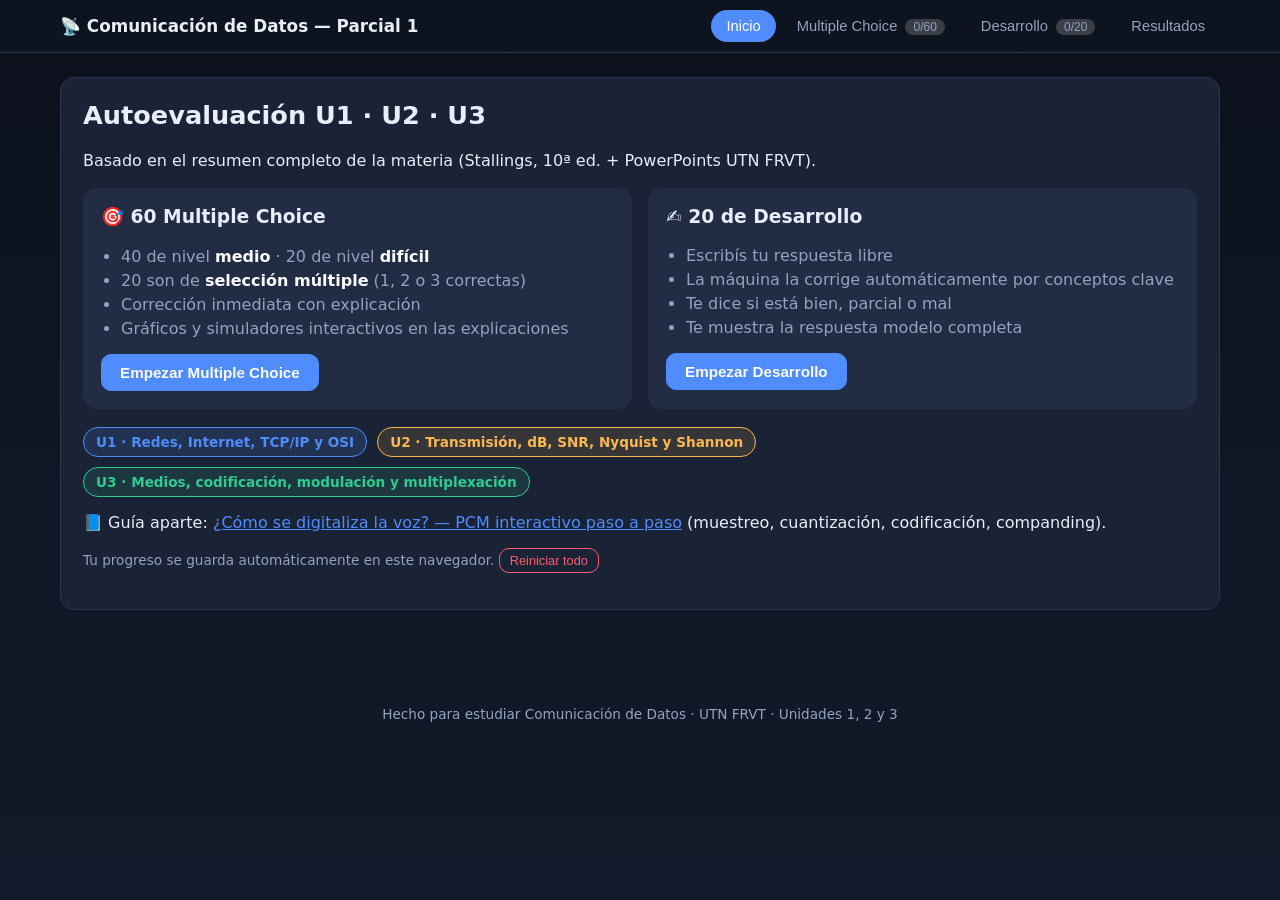
<file: index.html>
<!DOCTYPE html>
<html lang="es">
<head>
<meta charset="UTF-8">
<meta name="viewport" content="width=device-width, initial-scale=1.0">
<title>Com. de Datos — Parcial 1 · Test interactivo</title>
<link rel="stylesheet" href="css/styles.css">
</head>
<body>
<header class="topbar">
  <div class="topbar-inner">
    <h1>📡 Comunicación de Datos — Parcial 1</h1>
    <nav>
      <button id="nav-home" class="nav-btn active">Inicio</button>
      <button id="nav-mc" class="nav-btn">Multiple Choice <span class="pill" id="mc-progress-pill">0/60</span></button>
      <button id="nav-dev" class="nav-btn">Desarrollo <span class="pill" id="dev-progress-pill">0/20</span></button>
      <button id="nav-results" class="nav-btn">Resultados</button>
    </nav>
  </div>
</header>

<main id="main">
  <!-- HOME -->
  <section id="view-home" class="view active">
    <div class="card hero">
      <h2>Autoevaluación U1 · U2 · U3</h2>
      <p>Basado en el resumen completo de la materia (Stallings, 10ª ed. + PowerPoints UTN FRVT).</p>
      <div class="hero-grid">
        <div class="hero-item">
          <h3>🎯 60 Multiple Choice</h3>
          <ul>
            <li>40 de nivel <b>medio</b> · 20 de nivel <b>difícil</b></li>
            <li>20 son de <b>selección múltiple</b> (1, 2 o 3 correctas)</li>
            <li>Corrección inmediata con explicación</li>
            <li>Gráficos y simuladores interactivos en las explicaciones</li>
          </ul>
          <button class="btn primary" id="btn-start-mc">Empezar Multiple Choice</button>
        </div>
        <div class="hero-item">
          <h3>✍️ 20 de Desarrollo</h3>
          <ul>
            <li>Escribís tu respuesta libre</li>
            <li>La máquina la corrige automáticamente por conceptos clave</li>
            <li>Te dice si está bien, parcial o mal</li>
            <li>Te muestra la respuesta modelo completa</li>
          </ul>
          <button class="btn primary" id="btn-start-dev">Empezar Desarrollo</button>
        </div>
      </div>
      <div class="hero-units">
        <span class="unit-chip u1">U1 · Redes, Internet, TCP/IP y OSI</span>
        <span class="unit-chip u2">U2 · Transmisión, dB, SNR, Nyquist y Shannon</span>
        <span class="unit-chip u3">U3 · Medios, codificación, modulación y multiplexación</span>
      </div>
      <p>📘 Guía aparte: <a href="pcm.html" style="color:var(--accent)">¿Cómo se digitaliza la voz? — PCM interactivo paso a paso</a> (muestreo, cuantización, codificación, companding).</p>
      <p class="muted small">Tu progreso se guarda automáticamente en este navegador. <button class="btn danger small" id="btn-reset">Reiniciar todo</button></p>
    </div>
  </section>

  <!-- MULTIPLE CHOICE -->
  <section id="view-mc" class="view">
    <div class="quiz-layout">
      <aside class="qmap card" id="mc-map"></aside>
      <div class="qpanel">
        <div class="card" id="mc-question-card"></div>
        <div class="qnav">
          <button class="btn" id="mc-prev">← Anterior</button>
          <span id="mc-counter" class="muted"></span>
          <button class="btn" id="mc-next">Siguiente →</button>
        </div>
      </div>
    </div>
  </section>

  <!-- DESARROLLO -->
  <section id="view-dev" class="view">
    <div class="quiz-layout">
      <aside class="qmap card" id="dev-map"></aside>
      <div class="qpanel">
        <div class="card" id="dev-question-card"></div>
        <div class="qnav">
          <button class="btn" id="dev-prev">← Anterior</button>
          <span id="dev-counter" class="muted"></span>
          <button class="btn" id="dev-next">Siguiente →</button>
        </div>
      </div>
    </div>
  </section>

  <!-- RESULTADOS -->
  <section id="view-results" class="view">
    <div id="results-content"></div>
  </section>
</main>

<footer class="footer muted small">
  Hecho para estudiar Comunicación de Datos · UTN FRVT · Unidades 1, 2 y 3
</footer>

<script src="js/questions.js"></script>
<script src="js/dev-questions.js"></script>
<script src="js/widgets.js"></script>
<script src="js/app.js"></script>
</body>
</html>
</file>
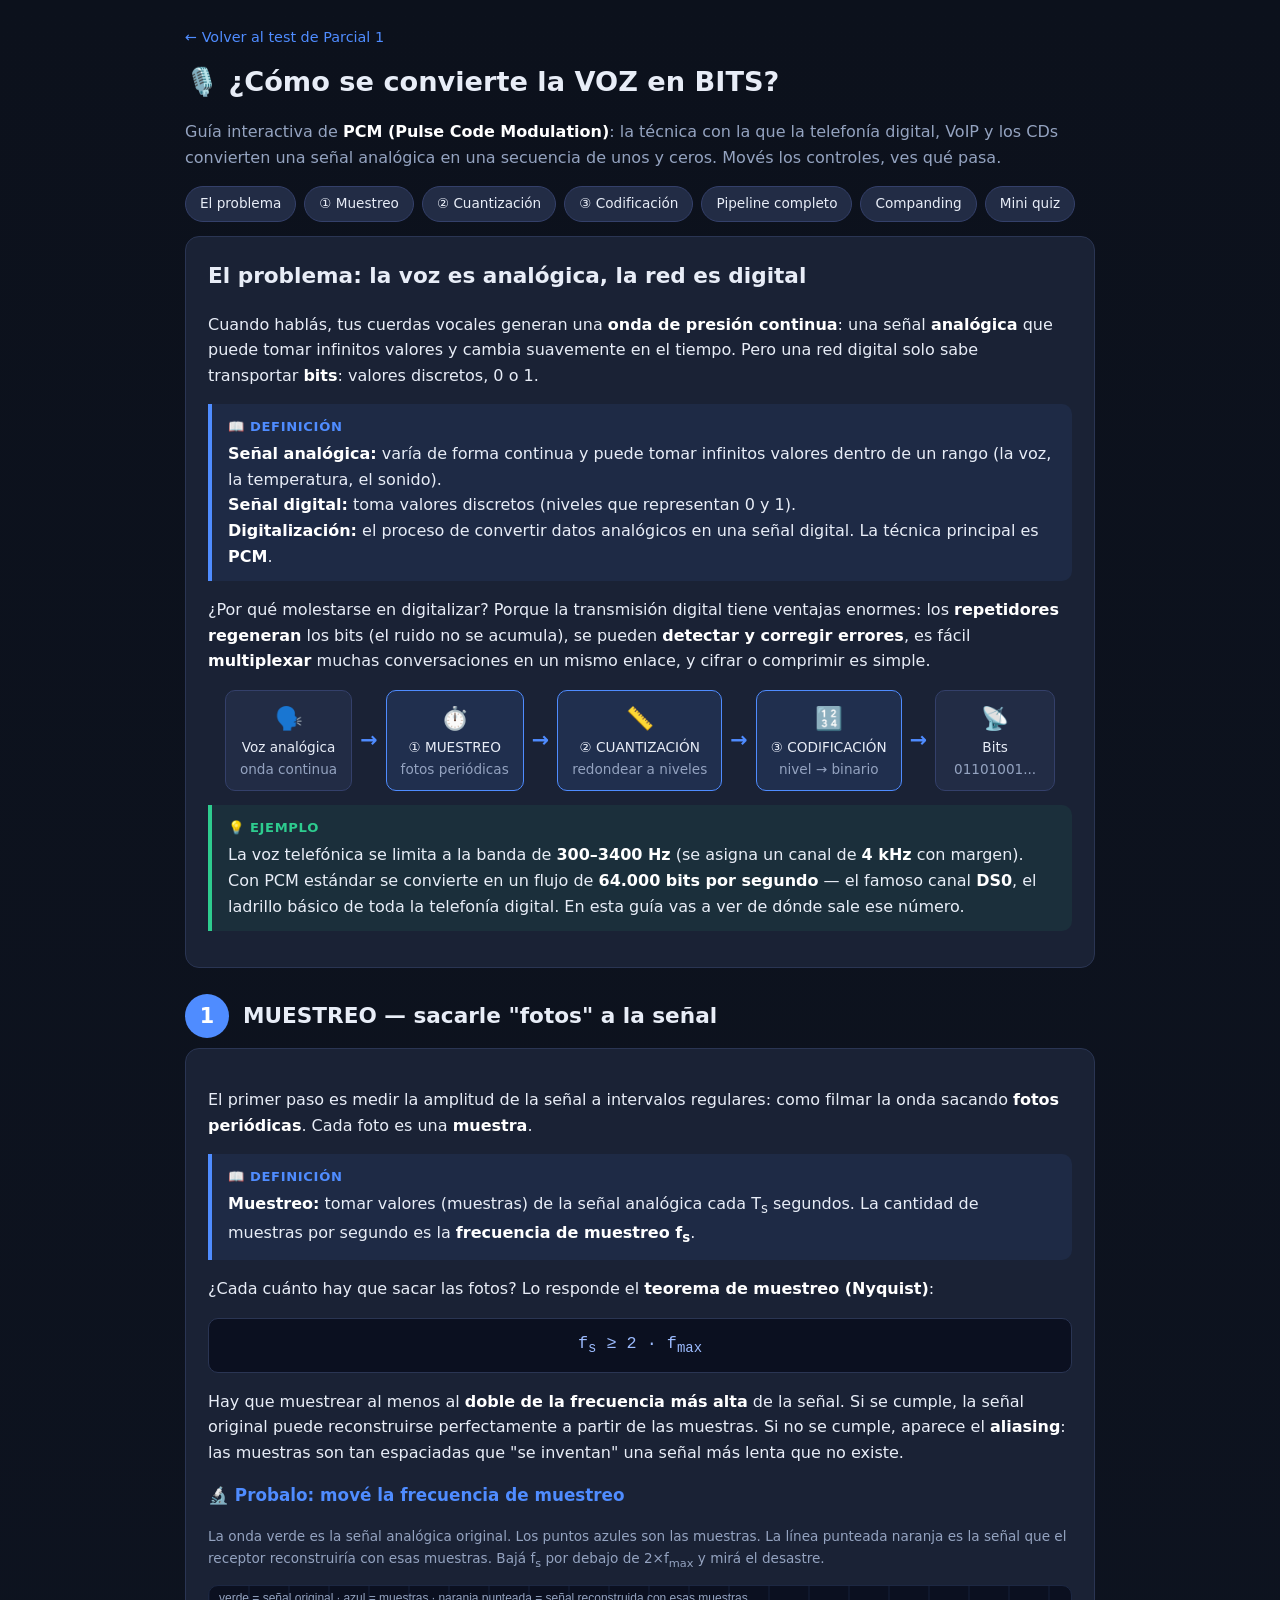
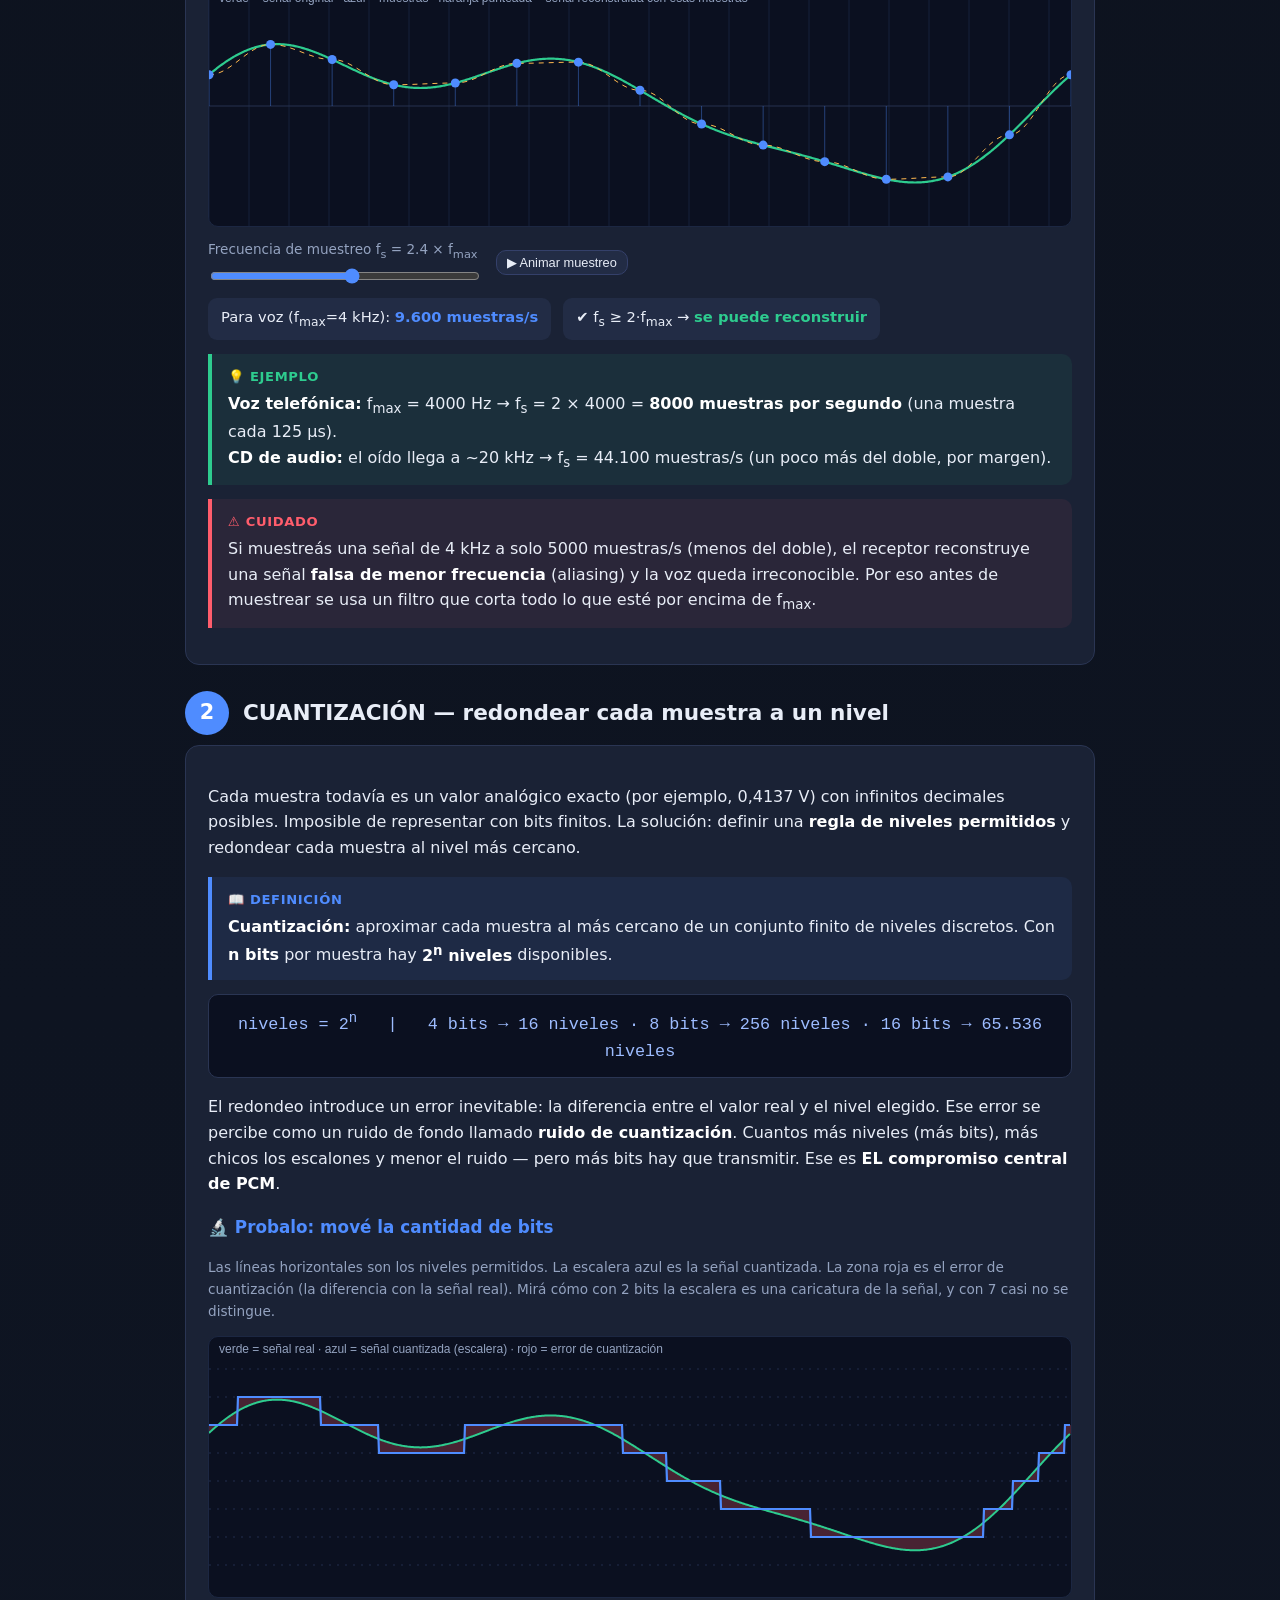
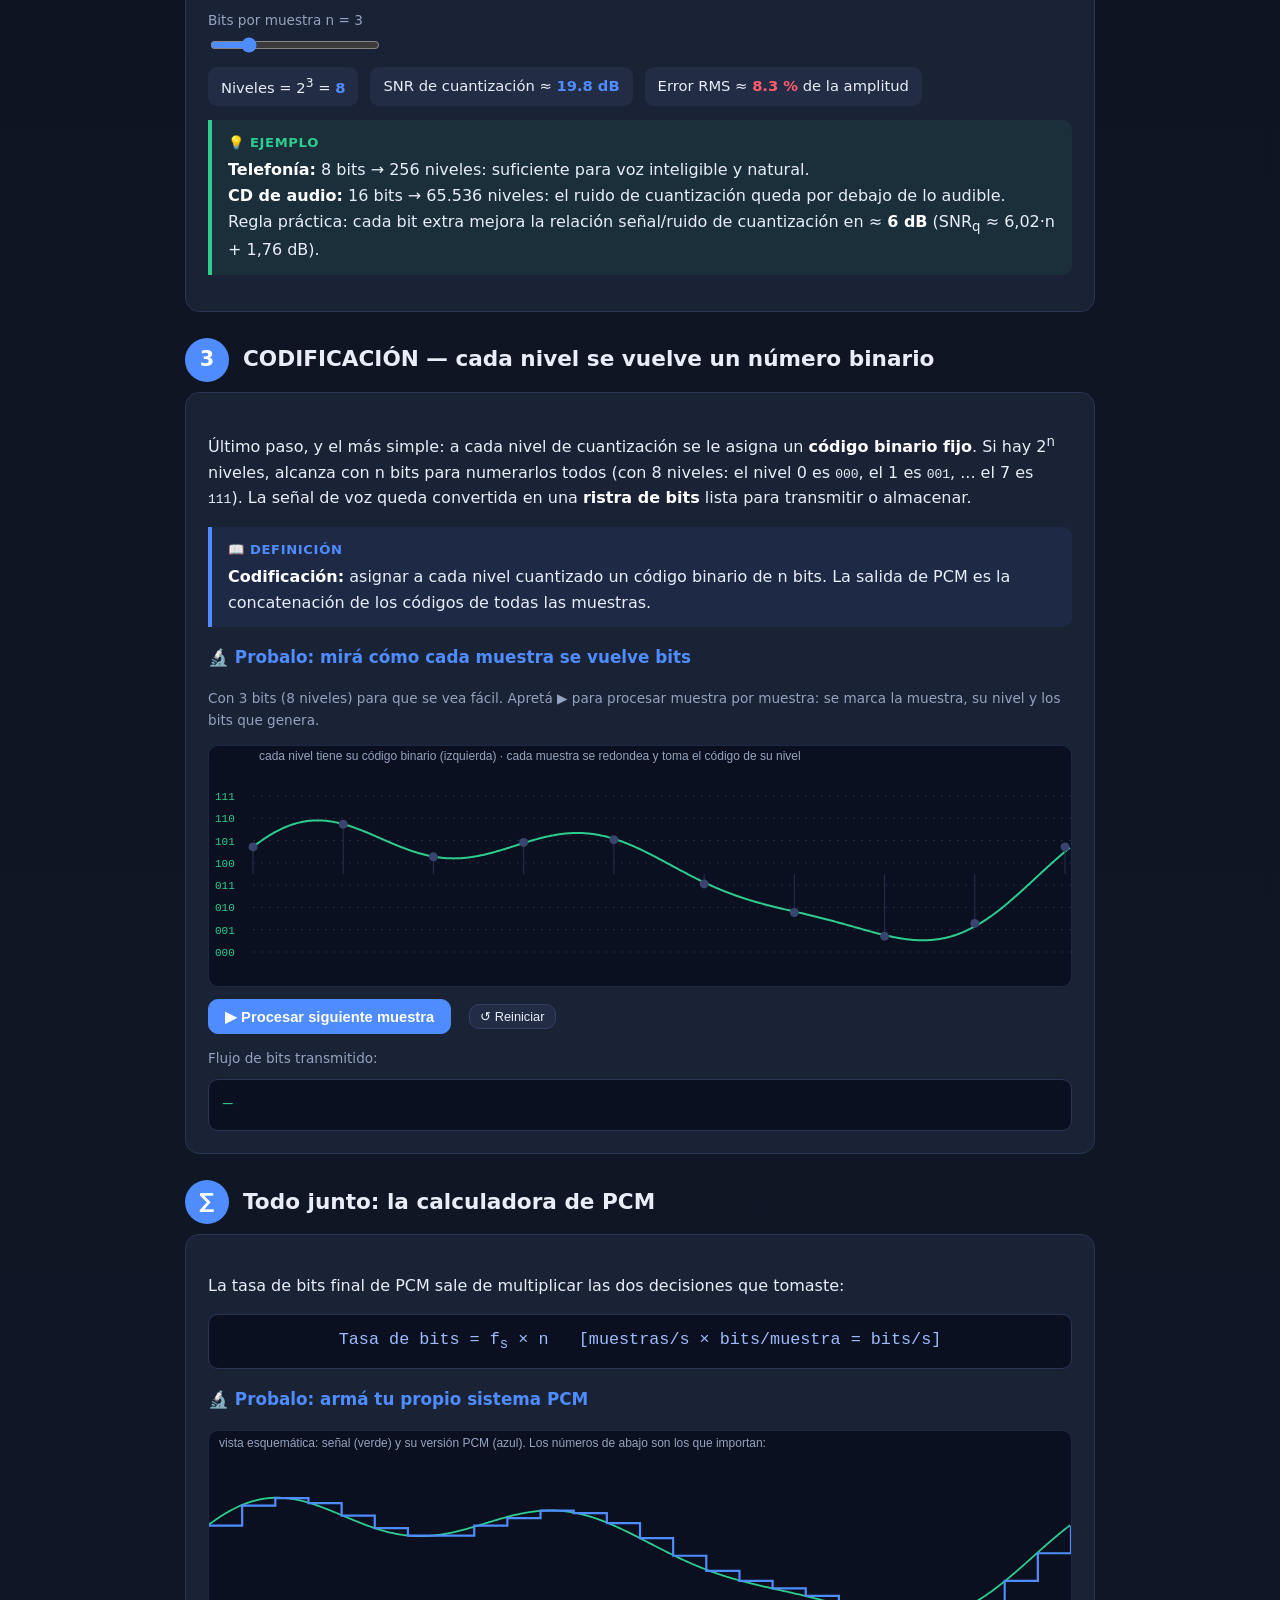
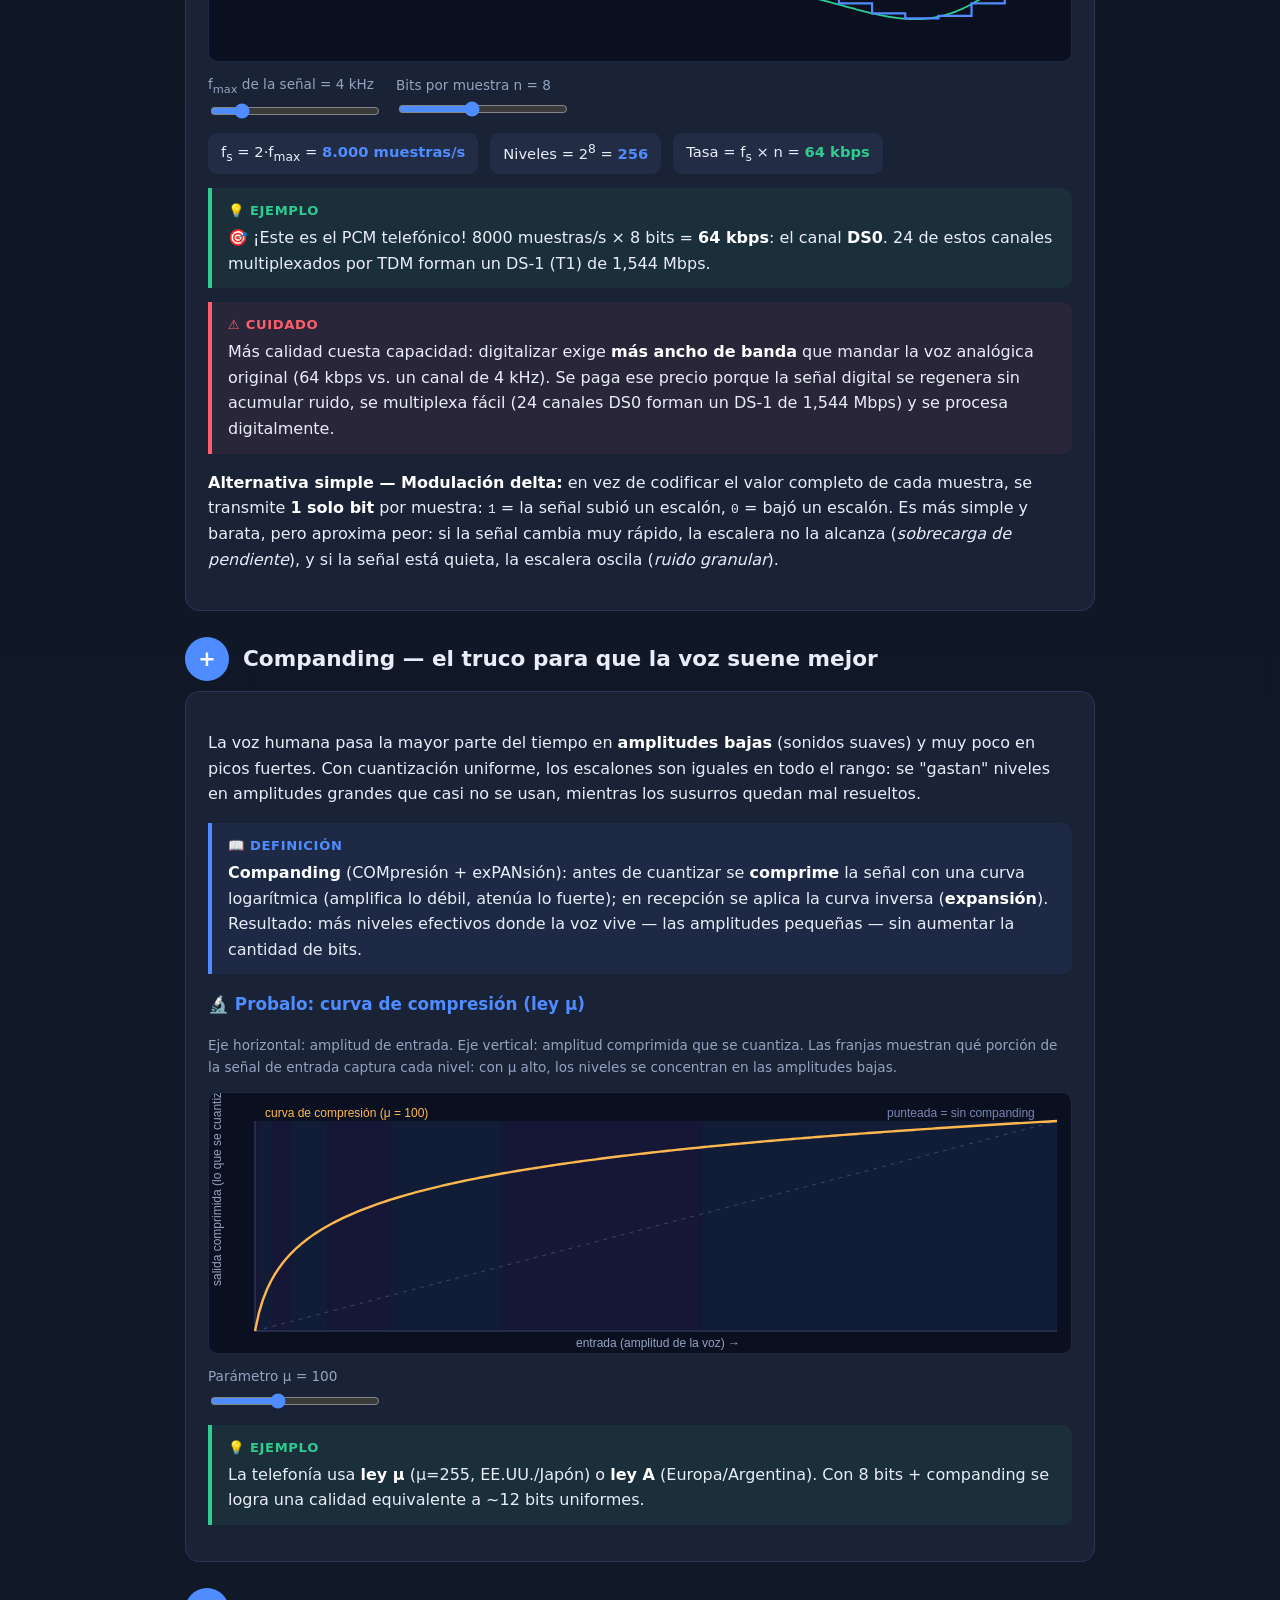
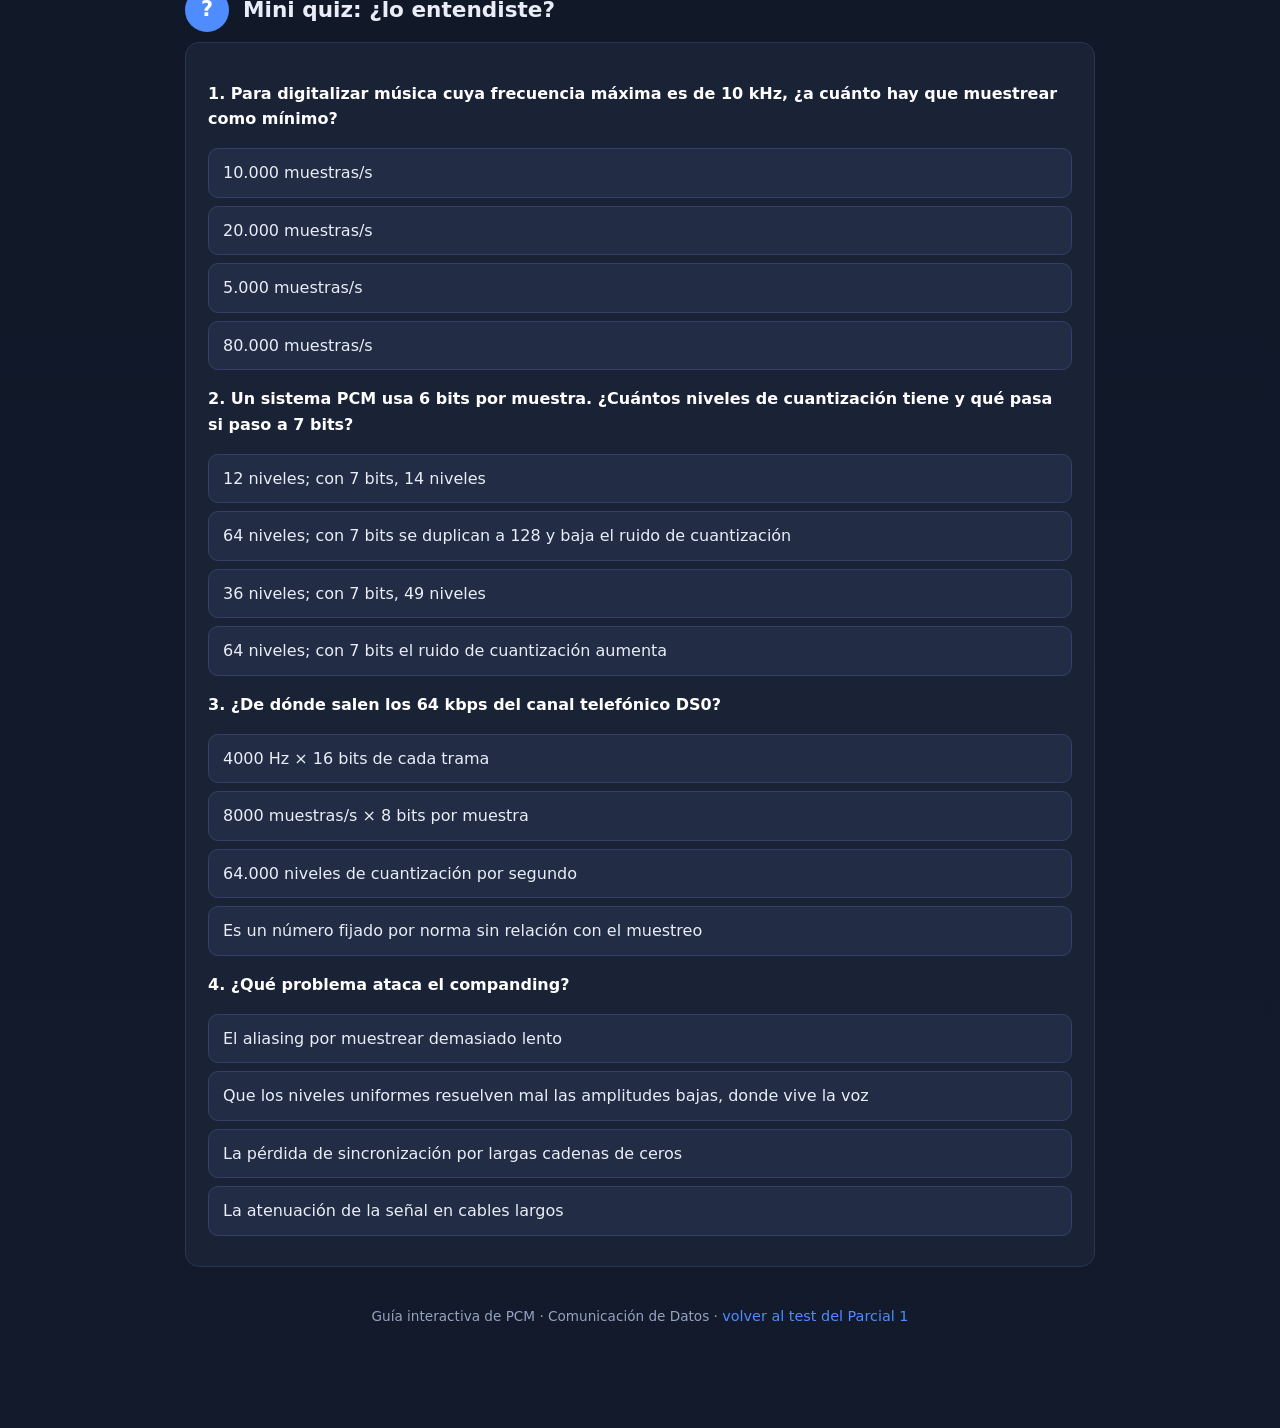
<file: pcm.html>
<!DOCTYPE html>
<html lang="es">
<head>
<meta charset="UTF-8">
<meta name="viewport" content="width=device-width, initial-scale=1.0">
<title>PCM — Cómo se digitaliza la voz · Guía interactiva</title>
<style>
:root {
  --bg: #0f1420; --panel: #1a2235; --panel2: #222c45;
  --text: #e8edf7; --muted: #94a3c0;
  --accent: #4f8cff; --accent2: #7c5cff;
  --ok: #2ecc8f; --bad: #ff5d6c; --warn: #ffb84f;
  --radius: 14px;
}
* { box-sizing: border-box; }
body {
  margin: 0; font-family: "Segoe UI", system-ui, sans-serif;
  background: linear-gradient(180deg, #0c111c 0%, #121a2b 100%);
  color: var(--text); line-height: 1.6;
}
main { max-width: 950px; margin: 0 auto; padding: 24px 20px 80px; }
h1 { font-size: 1.7rem; margin: 10px 0 4px; }
h2 { font-size: 1.35rem; margin-top: 0; }
h3 { font-size: 1.05rem; color: var(--accent); }
.muted { color: var(--muted); }
.small { font-size: 0.85rem; }
b { color: #fff; }
a.back { color: var(--accent); text-decoration: none; font-size: 0.9rem; }
a.back:hover { text-decoration: underline; }

.step-banner {
  display: flex; align-items: center; gap: 14px; margin: 26px 0 10px;
}
.step-num {
  width: 44px; height: 44px; border-radius: 50%; flex-shrink: 0;
  background: var(--accent); color: #fff; font-weight: 800; font-size: 1.3rem;
  display: flex; align-items: center; justify-content: center;
}
.step-banner h2 { margin: 0; }

.card {
  background: var(--panel); border: 1px solid #2a3553;
  border-radius: var(--radius); padding: 22px; margin-bottom: 18px;
}
.definition {
  background: rgba(79,140,255,0.08); border-left: 4px solid var(--accent);
  border-radius: 0 10px 10px 0; padding: 12px 16px; margin: 14px 0;
}
.definition::before { content: "📖 Definición"; display: block; font-weight: 700; color: var(--accent); font-size: 0.82rem; text-transform: uppercase; letter-spacing: 0.05em; margin-bottom: 4px; }
.example {
  background: rgba(46,204,143,0.07); border-left: 4px solid var(--ok);
  border-radius: 0 10px 10px 0; padding: 12px 16px; margin: 14px 0;
}
.example::before { content: "💡 Ejemplo"; display: block; font-weight: 700; color: var(--ok); font-size: 0.82rem; text-transform: uppercase; letter-spacing: 0.05em; margin-bottom: 4px; }
.warning {
  background: rgba(255,93,108,0.07); border-left: 4px solid var(--bad);
  border-radius: 0 10px 10px 0; padding: 12px 16px; margin: 14px 0;
}
.warning::before { content: "⚠ Cuidado"; display: block; font-weight: 700; color: var(--bad); font-size: 0.82rem; text-transform: uppercase; letter-spacing: 0.05em; margin-bottom: 4px; }
.formula {
  background: #0b1020; border: 1px solid #2a3553; border-radius: 10px;
  padding: 12px 16px; margin: 12px 0; font-family: Consolas, monospace;
  font-size: 1.05rem; color: #9dbcff; text-align: center;
}

canvas { width: 100%; border-radius: 10px; background: #0b1020; display: block; border: 1px solid #1c2742; }
.controls { display: flex; gap: 18px; flex-wrap: wrap; margin: 12px 0; align-items: center; }
.ctl { display: flex; flex-direction: column; gap: 3px; font-size: 0.85rem; color: var(--muted); min-width: 170px; }
.ctl input[type=range] { accent-color: var(--accent); width: 100%; }
.readouts { display: flex; gap: 12px; flex-wrap: wrap; margin-top: 10px; font-size: 0.92rem; }
.ro { background: var(--panel2); padding: 7px 13px; border-radius: 9px; }
.ro b { color: var(--accent); }
.ro.good b { color: var(--ok); }
.ro.alert b { color: var(--bad); }
.btn {
  background: var(--panel2); color: var(--text); border: 1px solid #34406a;
  padding: 8px 16px; border-radius: 10px; cursor: pointer; font-size: 0.92rem;
}
.btn:hover { background: #2b3759; }
.btn.primary { background: var(--accent); border-color: var(--accent); color: #fff; font-weight: 600; }
.btn.small { padding: 4px 10px; font-size: 0.8rem; }
.btn:disabled { opacity: 0.4; cursor: not-allowed; }

table.codes {
  width: 100%; border-collapse: collapse; font-size: 0.9rem; margin-top: 10px;
}
table.codes th, table.codes td {
  border: 1px solid #2a3553; padding: 6px 10px; text-align: center;
}
table.codes th { background: var(--panel2); color: var(--muted); font-weight: 600; }
table.codes td.bin { font-family: Consolas, monospace; color: var(--ok); }

.bitstream {
  font-family: Consolas, monospace; font-size: 1rem; word-break: break-all;
  background: #0b1020; border: 1px solid #2a3553; border-radius: 10px;
  padding: 12px 14px; margin-top: 10px; color: var(--ok); min-height: 46px;
}
.bitstream span.current { background: var(--accent); color: #fff; border-radius: 3px; }

.pipeline { display: flex; gap: 8px; flex-wrap: wrap; align-items: center; justify-content: center; margin: 14px 0; }
.pipe-box {
  background: var(--panel2); border: 1.5px solid #34406a; border-radius: 10px;
  padding: 10px 14px; text-align: center; font-size: 0.85rem; min-width: 120px;
}
.pipe-box .icon { font-size: 1.4rem; }
.pipe-arrow { color: var(--accent); font-size: 1.3rem; font-weight: 700; }
.pipe-box.hl { border-color: var(--accent); background: rgba(79,140,255,0.12); }

.quiz-opt {
  display: block; background: var(--panel2); border: 1.5px solid #34406a;
  border-radius: 10px; padding: 11px 14px; margin: 8px 0; cursor: pointer;
}
.quiz-opt:hover { border-color: var(--accent); }
.quiz-opt.ok { border-color: var(--ok); background: rgba(46,204,143,0.12); }
.quiz-opt.bad { border-color: var(--bad); background: rgba(255,93,108,0.1); }
.quiz-fb { margin: 6px 0 14px; padding: 10px 14px; border-radius: 10px; display: none; }
.quiz-fb.show { display: block; }
.quiz-fb.ok { background: rgba(46,204,143,0.1); border: 1px solid var(--ok); }
.quiz-fb.bad { background: rgba(255,93,108,0.08); border: 1px solid var(--bad); }

.toc { display: flex; gap: 8px; flex-wrap: wrap; margin: 14px 0; }
.toc a {
  background: var(--panel2); border: 1px solid #34406a; color: var(--text);
  border-radius: 999px; padding: 6px 14px; font-size: 0.85rem; text-decoration: none;
}
.toc a:hover { border-color: var(--accent); }
footer { text-align: center; color: var(--muted); font-size: 0.85rem; padding: 20px; }
</style>
</head>
<body>
<main>

<a class="back" href="index.html">← Volver al test de Parcial 1</a>
<h1>🎙️ ¿Cómo se convierte la VOZ en BITS?</h1>
<p class="muted">Guía interactiva de <b>PCM (Pulse Code Modulation)</b>: la técnica con la que la telefonía digital, VoIP y los CDs convierten una señal analógica en una secuencia de unos y ceros. Movés los controles, ves qué pasa.</p>

<div class="toc">
  <a href="#problema">El problema</a>
  <a href="#paso1">① Muestreo</a>
  <a href="#paso2">② Cuantización</a>
  <a href="#paso3">③ Codificación</a>
  <a href="#completo">Pipeline completo</a>
  <a href="#companding">Companding</a>
  <a href="#quiz">Mini quiz</a>
</div>

<!-- ============ EL PROBLEMA ============ -->
<section class="card" id="problema">
  <h2>El problema: la voz es analógica, la red es digital</h2>
  <p>Cuando hablás, tus cuerdas vocales generan una <b>onda de presión continua</b>: una señal <b>analógica</b> que puede tomar infinitos valores y cambia suavemente en el tiempo. Pero una red digital solo sabe transportar <b>bits</b>: valores discretos, 0 o 1.</p>

  <div class="definition">
    <b>Señal analógica:</b> varía de forma continua y puede tomar infinitos valores dentro de un rango (la voz, la temperatura, el sonido).<br>
    <b>Señal digital:</b> toma valores discretos (niveles que representan 0 y 1).<br>
    <b>Digitalización:</b> el proceso de convertir datos analógicos en una señal digital. La técnica principal es <b>PCM</b>.
  </div>

  <p>¿Por qué molestarse en digitalizar? Porque la transmisión digital tiene ventajas enormes: los <b>repetidores regeneran</b> los bits (el ruido no se acumula), se pueden <b>detectar y corregir errores</b>, es fácil <b>multiplexar</b> muchas conversaciones en un mismo enlace, y cifrar o comprimir es simple.</p>

  <div class="pipeline">
    <div class="pipe-box"><div class="icon">🗣️</div>Voz analógica<br><span class="muted small">onda continua</span></div>
    <div class="pipe-arrow">→</div>
    <div class="pipe-box hl"><div class="icon">⏱️</div>① MUESTREO<br><span class="muted small">fotos periódicas</span></div>
    <div class="pipe-arrow">→</div>
    <div class="pipe-box hl"><div class="icon">📏</div>② CUANTIZACIÓN<br><span class="muted small">redondear a niveles</span></div>
    <div class="pipe-arrow">→</div>
    <div class="pipe-box hl"><div class="icon">🔢</div>③ CODIFICACIÓN<br><span class="muted small">nivel → binario</span></div>
    <div class="pipe-arrow">→</div>
    <div class="pipe-box"><div class="icon">📡</div>Bits<br><span class="muted small">01101001...</span></div>
  </div>

  <div class="example">
    La voz telefónica se limita a la banda de <b>300–3400 Hz</b> (se asigna un canal de <b>4 kHz</b> con margen). Con PCM estándar se convierte en un flujo de <b>64.000 bits por segundo</b> — el famoso canal <b>DS0</b>, el ladrillo básico de toda la telefonía digital. En esta guía vas a ver de dónde sale ese número.
  </div>
</section>

<!-- ============ PASO 1: MUESTREO ============ -->
<div class="step-banner" id="paso1"><div class="step-num">1</div><h2>MUESTREO — sacarle "fotos" a la señal</h2></div>
<section class="card">
  <p>El primer paso es medir la amplitud de la señal a intervalos regulares: como filmar la onda sacando <b>fotos periódicas</b>. Cada foto es una <b>muestra</b>.</p>

  <div class="definition">
    <b>Muestreo:</b> tomar valores (muestras) de la señal analógica cada T<sub>s</sub> segundos. La cantidad de muestras por segundo es la <b>frecuencia de muestreo f<sub>s</sub></b>.
  </div>

  <p>¿Cada cuánto hay que sacar las fotos? Lo responde el <b>teorema de muestreo (Nyquist)</b>:</p>
  <div class="formula">f<sub>s</sub> ≥ 2 · f<sub>max</sub></div>
  <p>Hay que muestrear al menos al <b>doble de la frecuencia más alta</b> de la señal. Si se cumple, la señal original puede reconstruirse perfectamente a partir de las muestras. Si no se cumple, aparece el <b>aliasing</b>: las muestras son tan espaciadas que "se inventan" una señal más lenta que no existe.</p>

  <h3>🔬 Probalo: mové la frecuencia de muestreo</h3>
  <p class="muted small">La onda verde es la señal analógica original. Los puntos azules son las muestras. La línea punteada naranja es la señal que el receptor reconstruiría con esas muestras. Bajá f<sub>s</sub> por debajo de 2×f<sub>max</sub> y mirá el desastre.</p>
  <canvas id="cv-sampling" height="240"></canvas>
  <div class="controls">
    <label class="ctl"><span id="lbl-fs"></span><input type="range" id="sl-fs" min="0.6" max="4" step="0.1" value="2.4"></label>
    <button class="btn small" id="btn-anim-samp">▶ Animar muestreo</button>
  </div>
  <div class="readouts">
    <div class="ro" id="ro-fs-real"></div>
    <div class="ro" id="ro-nyq"></div>
  </div>

  <div class="example">
    <b>Voz telefónica:</b> f<sub>max</sub> = 4000 Hz → f<sub>s</sub> = 2 × 4000 = <b>8000 muestras por segundo</b> (una muestra cada 125 μs).<br>
    <b>CD de audio:</b> el oído llega a ~20 kHz → f<sub>s</sub> = 44.100 muestras/s (un poco más del doble, por margen).
  </div>

  <div class="warning">
    Si muestreás una señal de 4 kHz a solo 5000 muestras/s (menos del doble), el receptor reconstruye una señal <b>falsa de menor frecuencia</b> (aliasing) y la voz queda irreconocible. Por eso antes de muestrear se usa un filtro que corta todo lo que esté por encima de f<sub>max</sub>.
  </div>
</section>

<!-- ============ PASO 2: CUANTIZACIÓN ============ -->
<div class="step-banner" id="paso2"><div class="step-num">2</div><h2>CUANTIZACIÓN — redondear cada muestra a un nivel</h2></div>
<section class="card">
  <p>Cada muestra todavía es un valor analógico exacto (por ejemplo, 0,4137 V) con infinitos decimales posibles. Imposible de representar con bits finitos. La solución: definir una <b>regla de niveles permitidos</b> y redondear cada muestra al nivel más cercano.</p>

  <div class="definition">
    <b>Cuantización:</b> aproximar cada muestra al más cercano de un conjunto finito de niveles discretos. Con <b>n bits</b> por muestra hay <b>2<sup>n</sup> niveles</b> disponibles.
  </div>

  <div class="formula">niveles = 2<sup>n</sup> &nbsp;&nbsp;|&nbsp;&nbsp; 4 bits → 16 niveles · 8 bits → 256 niveles · 16 bits → 65.536 niveles</div>

  <p>El redondeo introduce un error inevitable: la diferencia entre el valor real y el nivel elegido. Ese error se percibe como un ruido de fondo llamado <b>ruido de cuantización</b>. Cuantos más niveles (más bits), más chicos los escalones y menor el ruido — pero más bits hay que transmitir. Ese es <b>EL compromiso central de PCM</b>.</p>

  <h3>🔬 Probalo: mové la cantidad de bits</h3>
  <p class="muted small">Las líneas horizontales son los niveles permitidos. La escalera azul es la señal cuantizada. La zona roja es el error de cuantización (la diferencia con la señal real). Mirá cómo con 2 bits la escalera es una caricatura de la señal, y con 7 casi no se distingue.</p>
  <canvas id="cv-quant" height="260"></canvas>
  <div class="controls">
    <label class="ctl"><span id="lbl-bits"></span><input type="range" id="sl-bits" min="2" max="7" step="1" value="3"></label>
  </div>
  <div class="readouts">
    <div class="ro" id="ro-levels"></div>
    <div class="ro" id="ro-snrq"></div>
    <div class="ro" id="ro-err"></div>
  </div>

  <div class="example">
    <b>Telefonía:</b> 8 bits → 256 niveles: suficiente para voz inteligible y natural.<br>
    <b>CD de audio:</b> 16 bits → 65.536 niveles: el ruido de cuantización queda por debajo de lo audible.<br>
    Regla práctica: cada bit extra mejora la relación señal/ruido de cuantización en ≈ <b>6 dB</b> (SNR<sub>q</sub> ≈ 6,02·n + 1,76 dB).
  </div>
</section>

<!-- ============ PASO 3: CODIFICACIÓN ============ -->
<div class="step-banner" id="paso3"><div class="step-num">3</div><h2>CODIFICACIÓN — cada nivel se vuelve un número binario</h2></div>
<section class="card">
  <p>Último paso, y el más simple: a cada nivel de cuantización se le asigna un <b>código binario fijo</b>. Si hay 2<sup>n</sup> niveles, alcanza con n bits para numerarlos todos (con 8 niveles: el nivel 0 es <code>000</code>, el 1 es <code>001</code>, ... el 7 es <code>111</code>). La señal de voz queda convertida en una <b>ristra de bits</b> lista para transmitir o almacenar.</p>

  <div class="definition">
    <b>Codificación:</b> asignar a cada nivel cuantizado un código binario de n bits. La salida de PCM es la concatenación de los códigos de todas las muestras.
  </div>

  <h3>🔬 Probalo: mirá cómo cada muestra se vuelve bits</h3>
  <p class="muted small">Con 3 bits (8 niveles) para que se vea fácil. Apretá ▶ para procesar muestra por muestra: se marca la muestra, su nivel y los bits que genera.</p>
  <canvas id="cv-code" height="240"></canvas>
  <div class="controls">
    <button class="btn primary" id="btn-code-step">▶ Procesar siguiente muestra</button>
    <button class="btn small" id="btn-code-reset">↺ Reiniciar</button>
  </div>
  <div id="code-table-wrap"></div>
  <p class="small muted" style="margin-bottom:2px">Flujo de bits transmitido:</p>
  <div class="bitstream" id="bitstream">—</div>
</section>

<!-- ============ PIPELINE COMPLETO ============ -->
<div class="step-banner" id="completo"><div class="step-num">∑</div><h2>Todo junto: la calculadora de PCM</h2></div>
<section class="card">
  <p>La tasa de bits final de PCM sale de multiplicar las dos decisiones que tomaste:</p>
  <div class="formula">Tasa de bits = f<sub>s</sub> × n &nbsp;&nbsp;[muestras/s × bits/muestra = bits/s]</div>

  <h3>🔬 Probalo: armá tu propio sistema PCM</h3>
  <canvas id="cv-full" height="230"></canvas>
  <div class="controls">
    <label class="ctl"><span id="lbl-f-fmax"></span><input type="range" id="sl-f-fmax" min="1000" max="20000" step="500" value="4000"></label>
    <label class="ctl"><span id="lbl-f-bits"></span><input type="range" id="sl-f-bits" min="2" max="16" step="1" value="8"></label>
  </div>
  <div class="readouts">
    <div class="ro" id="ro-f-fs"></div>
    <div class="ro" id="ro-f-niveles"></div>
    <div class="ro good" id="ro-f-rate"></div>
  </div>
  <div class="example" id="full-example"></div>

  <div class="warning">
    Más calidad cuesta capacidad: digitalizar exige <b>más ancho de banda</b> que mandar la voz analógica original (64 kbps vs. un canal de 4 kHz). Se paga ese precio porque la señal digital se regenera sin acumular ruido, se multiplexa fácil (24 canales DS0 forman un DS-1 de 1,544 Mbps) y se procesa digitalmente.
  </div>

  <p><b>Alternativa simple — Modulación delta:</b> en vez de codificar el valor completo de cada muestra, se transmite <b>1 solo bit</b> por muestra: <code>1</code> = la señal subió un escalón, <code>0</code> = bajó un escalón. Es más simple y barata, pero aproxima peor: si la señal cambia muy rápido, la escalera no la alcanza (<i>sobrecarga de pendiente</i>), y si la señal está quieta, la escalera oscila (<i>ruido granular</i>).</p>
</section>

<!-- ============ COMPANDING ============ -->
<div class="step-banner" id="companding"><div class="step-num">+</div><h2>Companding — el truco para que la voz suene mejor</h2></div>
<section class="card">
  <p>La voz humana pasa la mayor parte del tiempo en <b>amplitudes bajas</b> (sonidos suaves) y muy poco en picos fuertes. Con cuantización uniforme, los escalones son iguales en todo el rango: se "gastan" niveles en amplitudes grandes que casi no se usan, mientras los susurros quedan mal resueltos.</p>

  <div class="definition">
    <b>Companding</b> (COMpresión + exPANsión): antes de cuantizar se <b>comprime</b> la señal con una curva logarítmica (amplifica lo débil, atenúa lo fuerte); en recepción se aplica la curva inversa (<b>expansión</b>). Resultado: más niveles efectivos donde la voz vive — las amplitudes pequeñas — sin aumentar la cantidad de bits.
  </div>

  <h3>🔬 Probalo: curva de compresión (ley μ)</h3>
  <p class="muted small">Eje horizontal: amplitud de entrada. Eje vertical: amplitud comprimida que se cuantiza. Las franjas muestran qué porción de la señal de entrada captura cada nivel: con μ alto, los niveles se concentran en las amplitudes bajas.</p>
  <canvas id="cv-comp" height="260"></canvas>
  <div class="controls">
    <label class="ctl"><span id="lbl-mu"></span><input type="range" id="sl-mu" min="0" max="255" step="1" value="100"></label>
  </div>
  <div class="example">
    La telefonía usa <b>ley μ</b> (μ=255, EE.UU./Japón) o <b>ley A</b> (Europa/Argentina). Con 8 bits + companding se logra una calidad equivalente a ~12 bits uniformes.
  </div>
</section>

<!-- ============ QUIZ ============ -->
<div class="step-banner" id="quiz"><div class="step-num">?</div><h2>Mini quiz: ¿lo entendiste?</h2></div>
<section class="card" id="quiz-box"></section>

<footer>Guía interactiva de PCM · Comunicación de Datos · <a class="back" href="index.html">volver al test del Parcial 1</a></footer>
</main>

<script>
/* ================= utilidades ================= */
function $(s){ return document.querySelector(s); }
function fitCanvas(cv){ cv.width = Math.max(320, cv.clientWidth || 900); }
// señal "tipo voz": suma de armónicos, fmax relativa = 3
function voice(t){ return 0.62*Math.sin(2*Math.PI*t) + 0.28*Math.sin(2*Math.PI*2*t + 1.2) + 0.18*Math.sin(2*Math.PI*3*t + 0.5); }
const FMAX = 3; // frecuencia más alta relativa de voice()

/* ================= 1. MUESTREO ================= */
const cvS = $("#cv-sampling");
let fsRatio = 2.4, sampAnim = -1, sampTimer = null;
function drawSampling(){
  fitCanvas(cvS);
  const ctx = cvS.getContext("2d"), W = cvS.width, H = cvS.height, mid = H/2, amp = H/2 - 30;
  ctx.clearRect(0,0,W,H);
  // grilla
  ctx.strokeStyle = "#16203a";
  for(let x=0;x<W;x+=40){ ctx.beginPath(); ctx.moveTo(x,0); ctx.lineTo(x,H); ctx.stroke(); }
  ctx.beginPath(); ctx.moveTo(0,mid); ctx.lineTo(W,mid); ctx.strokeStyle="#26314f"; ctx.stroke();
  // señal original
  ctx.strokeStyle = "#2ecc8f"; ctx.lineWidth = 2.2; ctx.beginPath();
  for(let x=0;x<W;x++){ const t=x/W; const y=mid - voice(t)*amp; x?ctx.lineTo(x,y):ctx.moveTo(x,y); }
  ctx.stroke(); ctx.lineWidth = 1;
  // muestras
  const nSamp = Math.max(2, Math.round(fsRatio * FMAX * 2)); // muestras en la ventana (ventana = 2 periodos de fmax aprox)
  const pts = [];
  for(let i=0;i<=nSamp;i++){ const t=i/nSamp; pts.push([t*W, mid - voice(t)*amp, t]); }
  // reconstrucción (interpolación suave entre muestras) — punteada naranja
  ctx.strokeStyle = "#ffb84f"; ctx.setLineDash([5,5]); ctx.beginPath();
  for(let x=0;x<W;x++){
    const t=x/W; const pos=t*nSamp; const i=Math.min(nSamp-1, Math.floor(pos)); const frac=pos-i;
    const y0=voice(pts[i][2]), y1=voice(pts[i+1] ? pts[i+1][2] : pts[i][2]);
    const yv = y0 + (y1-y0)*(0.5-0.5*Math.cos(Math.PI*frac)); // coseno: suaviza
    const y = mid - yv*amp;
    x?ctx.lineTo(x,y):ctx.moveTo(x,y);
  }
  ctx.stroke(); ctx.setLineDash([]);
  // puntos de muestra
  pts.forEach((p,i)=>{
    if(sampAnim >= 0 && i > sampAnim) return;
    ctx.fillStyle = "#4f8cff";
    ctx.beginPath(); ctx.arc(p[0], p[1], 4.5, 0, Math.PI*2); ctx.fill();
    ctx.strokeStyle = "rgba(79,140,255,0.4)";
    ctx.beginPath(); ctx.moveTo(p[0], mid); ctx.lineTo(p[0], p[1]); ctx.stroke();
  });
  ctx.fillStyle = "#94a3c0"; ctx.font = "12px sans-serif";
  ctx.fillText("verde = señal original · azul = muestras · naranja punteada = señal reconstruida con esas muestras", 10, 16);
  // readouts
  $("#lbl-fs").innerHTML = "Frecuencia de muestreo f<sub>s</sub> = " + fsRatio.toFixed(1) + " × f<sub>max</sub>";
  $("#ro-fs-real").innerHTML = "Para voz (f<sub>max</sub>=4 kHz): <b>" + Math.round(fsRatio*4000).toLocaleString("es-AR") + " muestras/s</b>";
  const ok = fsRatio >= 2;
  const ro = $("#ro-nyq");
  ro.className = "ro " + (ok ? "good" : "alert");
  ro.innerHTML = ok ? "✔ f<sub>s</sub> ≥ 2·f<sub>max</sub> → <b>se puede reconstruir</b>" : "✘ f<sub>s</sub> &lt; 2·f<sub>max</sub> → <b>ALIASING: señal falsa</b>";
}
$("#sl-fs").addEventListener("input", e=>{ fsRatio = parseFloat(e.target.value); sampAnim = -1; drawSampling(); });
$("#btn-anim-samp").addEventListener("click", ()=>{
  clearInterval(sampTimer); sampAnim = 0; drawSampling();
  const total = Math.round(fsRatio * FMAX * 2) + 1;
  sampTimer = setInterval(()=>{ sampAnim++; drawSampling(); if(sampAnim >= total){ clearInterval(sampTimer); sampAnim = -1; } }, 220);
});

/* ================= 2. CUANTIZACIÓN ================= */
const cvQ = $("#cv-quant");
let qBits = 3;
function drawQuant(){
  fitCanvas(cvQ);
  const ctx = cvQ.getContext("2d"), W = cvQ.width, H = cvQ.height, mid = H/2, amp = H/2 - 32;
  ctx.clearRect(0,0,W,H);
  const levels = Math.pow(2,qBits);
  const qz = v => (Math.round((v+1)/2*(levels-1))/(levels-1))*2-1;
  // niveles
  ctx.strokeStyle = "#222d4d"; ctx.setLineDash([2,6]);
  for(let l=0;l<levels;l++){ const y = mid - (-1+2*l/(levels-1))*amp; ctx.beginPath(); ctx.moveTo(0,y); ctx.lineTo(W,y); ctx.stroke(); }
  ctx.setLineDash([]);
  // área de error (entre señal y cuantizada)
  ctx.fillStyle = "rgba(255,93,108,0.25)";
  for(let x=0;x<W;x++){
    const t=x/W, v=voice(t), q=qz(v);
    const y1 = mid - v*amp, y2 = mid - q*amp;
    ctx.fillRect(x, Math.min(y1,y2), 1, Math.abs(y2-y1));
  }
  // señal original
  ctx.strokeStyle = "#2ecc8f"; ctx.lineWidth = 2; ctx.beginPath();
  for(let x=0;x<W;x++){ const t=x/W, y=mid - voice(t)*amp; x?ctx.lineTo(x,y):ctx.moveTo(x,y); }
  ctx.stroke();
  // señal cuantizada (continua para que se vea la escalera)
  ctx.strokeStyle = "#4f8cff"; ctx.lineWidth = 2.2; ctx.beginPath();
  for(let x=0;x<W;x++){ const t=x/W, y=mid - qz(voice(t))*amp; x?ctx.lineTo(x,y):ctx.moveTo(x,y); }
  ctx.stroke(); ctx.lineWidth = 1;
  ctx.fillStyle = "#94a3c0"; ctx.font = "12px sans-serif";
  ctx.fillText("verde = señal real · azul = señal cuantizada (escalera) · rojo = error de cuantización", 10, 16);
  // error RMS aproximado
  let acc=0, n=0;
  for(let x=0;x<W;x+=3){ const t=x/W, e=voice(t)-qz(voice(t)); acc+=e*e; n++; }
  const rms = Math.sqrt(acc/n);
  $("#lbl-bits").textContent = "Bits por muestra n = " + qBits;
  $("#ro-levels").innerHTML = "Niveles = 2<sup>"+qBits+"</sup> = <b>"+levels+"</b>";
  $("#ro-snrq").innerHTML = "SNR de cuantización ≈ <b>"+(6.02*qBits+1.76).toFixed(1)+" dB</b>";
  const roe = $("#ro-err");
  roe.className = "ro " + (rms > 0.08 ? "alert" : "good");
  roe.innerHTML = "Error RMS ≈ <b>"+(rms*100).toFixed(1)+" %</b> de la amplitud";
}
$("#sl-bits").addEventListener("input", e=>{ qBits = parseInt(e.target.value); drawQuant(); });

/* ================= 3. CODIFICACIÓN ================= */
const cvC = $("#cv-code");
const CODE_BITS = 3, CODE_LEVELS = 8, N_SAMPLES = 10;
let codeStep = 0;
function codeSamples(){
  const out = [];
  for(let i=0;i<N_SAMPLES;i++){
    const t = i/(N_SAMPLES-1);
    const v = voice(t);
    const lvl = Math.round((v+1)/2*(CODE_LEVELS-1));
    out.push({ t, v, lvl, bin: lvl.toString(2).padStart(CODE_BITS,"0") });
  }
  return out;
}
const CSAMPLES = codeSamples();
function drawCode(){
  fitCanvas(cvC);
  const ctx = cvC.getContext("2d"), W = cvC.width, H = cvC.height, mid = H/2 + 8, amp = H/2 - 42;
  ctx.clearRect(0,0,W,H);
  // niveles con su código binario a la izquierda
  ctx.font = "11px Consolas, monospace";
  for(let l=0;l<CODE_LEVELS;l++){
    const y = mid - (-1+2*l/(CODE_LEVELS-1))*amp;
    ctx.strokeStyle = "#222d4d"; ctx.setLineDash([2,6]);
    ctx.beginPath(); ctx.moveTo(44,y); ctx.lineTo(W,y); ctx.stroke(); ctx.setLineDash([]);
    ctx.fillStyle = "#2ecc8f";
    ctx.fillText(l.toString(2).padStart(CODE_BITS,"0"), 6, y+4);
  }
  // señal
  ctx.strokeStyle = "#2ecc8f"; ctx.lineWidth = 2; ctx.beginPath();
  for(let x=44;x<W;x++){ const t=(x-44)/(W-44), y=mid - voice(t)*amp; x===44?ctx.moveTo(x,y):ctx.lineTo(x,y); }
  ctx.stroke(); ctx.lineWidth = 1;
  // muestras
  CSAMPLES.forEach((s,i)=>{
    const x = 44 + s.t*(W-44-6);
    const ySig = mid - s.v*amp;
    const yLvl = mid - (-1+2*s.lvl/(CODE_LEVELS-1))*amp;
    const done = i < codeStep, current = i === codeStep-1;
    ctx.strokeStyle = done ? "rgba(79,140,255,0.5)" : "#26314f";
    ctx.beginPath(); ctx.moveTo(x, mid); ctx.lineTo(x, ySig); ctx.stroke();
    ctx.fillStyle = done ? (current ? "#ffb84f" : "#4f8cff") : "#39456e";
    ctx.beginPath(); ctx.arc(x, ySig, current?6:4.5, 0, Math.PI*2); ctx.fill();
    if(done){
      // flecha de redondeo al nivel
      ctx.strokeStyle = current ? "#ffb84f" : "rgba(79,140,255,0.65)";
      ctx.setLineDash([3,3]); ctx.beginPath(); ctx.moveTo(x,ySig); ctx.lineTo(x,yLvl); ctx.stroke(); ctx.setLineDash([]);
      ctx.fillStyle = current ? "#ffb84f" : "#9dbcff";
      ctx.font = "bold 11px Consolas, monospace";
      ctx.fillText(s.bin, x-11, yLvl - 7);
    }
  });
  ctx.fillStyle = "#94a3c0"; ctx.font = "12px sans-serif";
  ctx.fillText("cada nivel tiene su código binario (izquierda) · cada muestra se redondea y toma el código de su nivel", 50, 14);
}
function renderCodeTable(){
  const rows = CSAMPLES.slice(0, codeStep).map((s,i)=>
    "<tr><td>"+(i+1)+"</td><td>"+s.v.toFixed(3)+"</td><td>"+s.lvl+"</td><td class='bin'>"+s.bin+"</td></tr>").join("");
  $("#code-table-wrap").innerHTML = codeStep === 0 ? "" :
    "<table class='codes'><tr><th>Muestra #</th><th>Valor medido</th><th>Nivel elegido (0–7)</th><th>Bits transmitidos</th></tr>"+rows+"</table>";
  const bits = CSAMPLES.slice(0, codeStep).map((s,i)=>
    (i===codeStep-1 ? "<span class='current'>"+s.bin+"</span>" : s.bin)).join(" ");
  $("#bitstream").innerHTML = bits || "—";
  $("#btn-code-step").disabled = codeStep >= N_SAMPLES;
  $("#btn-code-step").textContent = codeStep >= N_SAMPLES ? "✔ Las 10 muestras procesadas" : "▶ Procesar siguiente muestra";
}
$("#btn-code-step").addEventListener("click", ()=>{ if(codeStep<N_SAMPLES){ codeStep++; drawCode(); renderCodeTable(); } });
$("#btn-code-reset").addEventListener("click", ()=>{ codeStep=0; drawCode(); renderCodeTable(); });

/* ================= PIPELINE COMPLETO ================= */
const cvF = $("#cv-full");
let fFmax = 4000, fBits = 8;
function fmtBps(b){
  if(b>=1e6) return (b/1e6).toLocaleString("es-AR",{maximumFractionDigits:2})+" Mbps";
  if(b>=1e3) return (b/1e3).toLocaleString("es-AR",{maximumFractionDigits:1})+" kbps";
  return b+" bps";
}
function drawFull(){
  fitCanvas(cvF);
  const ctx = cvF.getContext("2d"), W = cvF.width, H = cvF.height, mid = H/2 + 6, amp = H/2 - 36;
  ctx.clearRect(0,0,W,H);
  const levels = Math.min(64, Math.pow(2,fBits)); // tope visual
  const qz = v => (Math.round((v+1)/2*(levels-1))/(levels-1))*2-1;
  // señal y escalera
  ctx.strokeStyle = "#2ecc8f"; ctx.lineWidth = 1.8; ctx.beginPath();
  for(let x=0;x<W;x++){ const t=x/W, y=mid - voice(t)*amp; x?ctx.lineTo(x,y):ctx.moveTo(x,y); }
  ctx.stroke();
  const nS = 26;
  ctx.strokeStyle = "#4f8cff"; ctx.lineWidth = 2.2; ctx.beginPath();
  let prevY = null;
  for(let i=0;i<=nS;i++){
    const t=i/nS, x=t*W, y = mid - qz(voice(t))*amp;
    if(prevY===null) ctx.moveTo(x,y); else { ctx.lineTo(x,prevY); ctx.lineTo(x,y); }
    prevY = y;
  }
  ctx.lineTo(W,prevY); ctx.stroke(); ctx.lineWidth = 1;
  ctx.fillStyle = "#94a3c0"; ctx.font = "12px sans-serif";
  ctx.fillText("vista esquemática: señal (verde) y su versión PCM (azul). Los números de abajo son los que importan:", 10, 16);
  const fs = 2*fFmax;
  $("#lbl-f-fmax").innerHTML = "f<sub>max</sub> de la señal = " + (fFmax/1000).toLocaleString("es-AR") + " kHz";
  $("#lbl-f-bits").textContent = "Bits por muestra n = " + fBits;
  $("#ro-f-fs").innerHTML = "f<sub>s</sub> = 2·f<sub>max</sub> = <b>" + fs.toLocaleString("es-AR") + " muestras/s</b>";
  $("#ro-f-niveles").innerHTML = "Niveles = 2<sup>"+fBits+"</sup> = <b>" + Math.pow(2,fBits).toLocaleString("es-AR") + "</b>";
  $("#ro-f-rate").innerHTML = "Tasa = f<sub>s</sub> × n = <b>" + fmtBps(fs*fBits) + "</b>";
  // ejemplo dinámico
  let ex;
  if(fFmax===4000 && fBits===8) ex = "🎯 ¡Este es el PCM telefónico! 8000 muestras/s × 8 bits = <b>64 kbps</b>: el canal <b>DS0</b>. 24 de estos canales multiplexados por TDM forman un DS-1 (T1) de 1,544 Mbps.";
  else if(fFmax>=18000 && fBits>=16) ex = "🎵 Esto se parece al <b>CD de audio</b>: ~20 kHz y 16 bits por muestra (el CD real usa fs=44.100 → 705,6 kbps por canal, ×2 por estéreo).";
  else ex = "Comparalo con el estándar telefónico: f<sub>max</sub>=4 kHz y n=8 → 64 kbps (DS0). Subí f<sub>max</sub> y n para acercarte a calidad CD.";
  $("#full-example").innerHTML = ex;
}
$("#sl-f-fmax").addEventListener("input", e=>{ fFmax = parseInt(e.target.value); drawFull(); });
$("#sl-f-bits").addEventListener("input", e=>{ fBits = parseInt(e.target.value); drawFull(); });

/* ================= COMPANDING ================= */
const cvM = $("#cv-comp");
let mu = 100;
function muLaw(x, mu){ return mu===0 ? x : Math.sign(x)*Math.log(1+mu*Math.abs(x))/Math.log(1+mu); }
function drawComp(){
  fitCanvas(cvM);
  const ctx = cvM.getContext("2d"), W = cvM.width, H = cvM.height;
  ctx.clearRect(0,0,W,H);
  const pad = 46, w = W-pad-14, h = H-50;
  // franjas: 8 niveles uniformes en el eje comprimido → qué rango de entrada captura cada uno
  const NL = 8;
  for(let l=0;l<NL;l++){
    // límites del nivel en eje de salida [l/NL,(l+1)/NL] → invertir μ-law para hallar entradas
    const inv = y => mu===0 ? y : (Math.pow(1+mu, y)-1)/mu;
    const x0 = inv(l/NL), x1 = inv((l+1)/NL);
    ctx.fillStyle = l%2 ? "rgba(79,140,255,0.10)" : "rgba(124,92,255,0.10)";
    ctx.fillRect(pad + x0*w, 28, (x1-x0)*w, h);
  }
  // ejes
  ctx.strokeStyle = "#39456e";
  ctx.beginPath(); ctx.moveTo(pad, 28); ctx.lineTo(pad, 28+h); ctx.lineTo(pad+w, 28+h); ctx.stroke();
  // identidad (sin companding)
  ctx.strokeStyle = "#39456e"; ctx.setLineDash([4,5]); ctx.beginPath();
  ctx.moveTo(pad, 28+h); ctx.lineTo(pad+w, 28); ctx.stroke(); ctx.setLineDash([]);
  // curva μ-law
  ctx.strokeStyle = "#ffb84f"; ctx.lineWidth = 2.4; ctx.beginPath();
  for(let i=0;i<=200;i++){
    const x = i/200, y = muLaw(x, mu);
    const px = pad + x*w, py = 28 + h - y*h;
    i?ctx.lineTo(px,py):ctx.moveTo(px,py);
  }
  ctx.stroke(); ctx.lineWidth = 1;
  ctx.fillStyle = "#94a3c0"; ctx.font = "12px sans-serif";
  ctx.fillText("entrada (amplitud de la voz) →", pad + w/2 - 80, H-6);
  ctx.save(); ctx.translate(12, 28 + h/2 + 60); ctx.rotate(-Math.PI/2);
  ctx.fillText("salida comprimida (lo que se cuantiza) →", 0, 0); ctx.restore();
  ctx.fillStyle = "#ffb84f"; ctx.fillText("curva de compresión (μ = "+mu+")", pad+10, 24);
  ctx.fillStyle = "#7986b3"; ctx.fillText("punteada = sin companding", pad + w - 170, 24);
  $("#lbl-mu").textContent = "Parámetro μ = " + mu + (mu===0 ? " (sin companding)" : "");
}
$("#sl-mu").addEventListener("input", e=>{ mu = parseInt(e.target.value); drawComp(); });

/* ================= QUIZ ================= */
const QUIZ = [
  {
    q: "1. Para digitalizar música cuya frecuencia máxima es de 10 kHz, ¿a cuánto hay que muestrear como mínimo?",
    opts: ["10.000 muestras/s", "20.000 muestras/s", "5.000 muestras/s", "80.000 muestras/s"],
    ok: 1,
    fb: "Teorema de muestreo: fs ≥ 2·fmax = 2 × 10.000 = 20.000 muestras/s. Por debajo aparece aliasing."
  },
  {
    q: "2. Un sistema PCM usa 6 bits por muestra. ¿Cuántos niveles de cuantización tiene y qué pasa si paso a 7 bits?",
    opts: ["12 niveles; con 7 bits, 14 niveles", "64 niveles; con 7 bits se duplican a 128 y baja el ruido de cuantización", "36 niveles; con 7 bits, 49 niveles", "64 niveles; con 7 bits el ruido de cuantización aumenta"],
    ok: 1,
    fb: "Niveles = 2^n: 2^6 = 64; cada bit extra DUPLICA los niveles (128) y reduce el ruido de cuantización ≈6 dB — a cambio de más tasa de bits."
  },
  {
    q: "3. ¿De dónde salen los 64 kbps del canal telefónico DS0?",
    opts: ["4000 Hz × 16 bits de cada trama", "8000 muestras/s × 8 bits por muestra", "64.000 niveles de cuantización por segundo", "Es un número fijado por norma sin relación con el muestreo"],
    ok: 1,
    fb: "Voz limitada a 4 kHz → fs = 8000 muestras/s (Nyquist); con 8 bits por muestra: 8000 × 8 = 64.000 bps."
  },
  {
    q: "4. ¿Qué problema ataca el companding?",
    opts: ["El aliasing por muestrear demasiado lento", "Que los niveles uniformes resuelven mal las amplitudes bajas, donde vive la voz", "La pérdida de sincronización por largas cadenas de ceros", "La atenuación de la señal en cables largos"],
    ok: 1,
    fb: "Con cuantización uniforme, los sonidos suaves (la mayoría en la voz) quedan mal resueltos. El companding comprime antes de cuantizar: más niveles efectivos en amplitudes bajas, sin agregar bits."
  }
];
(function renderQuiz(){
  const box = $("#quiz-box");
  QUIZ.forEach((item, qi)=>{
    const p = document.createElement("p"); p.innerHTML = "<b>"+item.q+"</b>"; box.appendChild(p);
    const fb = document.createElement("div"); fb.className = "quiz-fb";
    item.opts.forEach((o, oi)=>{
      const lbl = document.createElement("label");
      lbl.className = "quiz-opt"; lbl.textContent = o;
      lbl.addEventListener("click", ()=>{
        if(fb.classList.contains("show")) return;
        const opts = box.querySelectorAll(".quiz-opt");
        const base = qi*4;
        opts[base+item.ok].classList.add("ok");
        if(oi !== item.ok) lbl.classList.add("bad");
        fb.className = "quiz-fb show " + (oi===item.ok ? "ok" : "bad");
        fb.innerHTML = (oi===item.ok ? "✔ ¡Correcto! " : "✘ No. ") + item.fb;
      });
      box.appendChild(lbl);
    });
    box.appendChild(fb);
  });
})();

/* ================= init / resize ================= */
function drawAll(){ drawSampling(); drawQuant(); drawCode(); renderCodeTable(); drawFull(); drawComp(); }
window.addEventListener("resize", drawAll);
setTimeout(drawAll, 60);
</script>
</body>
</html>
</file>
<file: css/styles.css>
:root {
  --bg: #0f1420;
  --panel: #1a2235;
  --panel2: #222c45;
  --text: #e8edf7;
  --muted: #94a3c0;
  --accent: #4f8cff;
  --accent2: #7c5cff;
  --ok: #2ecc8f;
  --bad: #ff5d6c;
  --warn: #ffb84f;
  --u1: #4f8cff;
  --u2: #ffb84f;
  --u3: #2ecc8f;
  --radius: 14px;
}

* { box-sizing: border-box; }

body {
  margin: 0;
  font-family: "Segoe UI", system-ui, -apple-system, sans-serif;
  background: linear-gradient(180deg, #0c111c 0%, #121a2b 100%);
  color: var(--text);
  min-height: 100vh;
}

h1, h2, h3 { font-weight: 700; }
.muted { color: var(--muted); }
.small { font-size: 0.85rem; }
b { color: #fff; }

/* ---- Top bar ---- */
.topbar {
  position: sticky; top: 0; z-index: 50;
  background: rgba(15, 20, 32, 0.92);
  backdrop-filter: blur(8px);
  border-bottom: 1px solid #2a3553;
}
.topbar-inner {
  max-width: 1200px; margin: 0 auto; padding: 10px 20px;
  display: flex; align-items: center; justify-content: space-between; flex-wrap: wrap; gap: 8px;
}
.topbar h1 { font-size: 1.05rem; margin: 0; }
nav { display: flex; gap: 6px; flex-wrap: wrap; }
.nav-btn {
  background: transparent; color: var(--muted); border: 1px solid transparent;
  padding: 7px 14px; border-radius: 999px; cursor: pointer; font-size: 0.92rem;
}
.nav-btn:hover { color: var(--text); border-color: #34406a; }
.nav-btn.active { background: var(--accent); color: #fff; }
.pill {
  background: rgba(255,255,255,0.18); border-radius: 999px;
  padding: 1px 8px; font-size: 0.75rem; margin-left: 4px;
}

/* ---- Layout ---- */
main { max-width: 1200px; margin: 0 auto; padding: 24px 20px 60px; }
.view { display: none; }
.view.active { display: block; animation: fadein 0.25s ease; }
@keyframes fadein { from { opacity: 0; transform: translateY(6px); } to { opacity: 1; } }

.card {
  background: var(--panel); border: 1px solid #2a3553;
  border-radius: var(--radius); padding: 22px; margin-bottom: 16px;
}

/* ---- Hero ---- */
.hero h2 { margin-top: 0; font-size: 1.6rem; }
.hero-grid { display: grid; grid-template-columns: 1fr 1fr; gap: 16px; margin: 18px 0; }
.hero-item { background: var(--panel2); border-radius: var(--radius); padding: 18px; }
.hero-item h3 { margin-top: 0; }
.hero-item ul { padding-left: 20px; color: var(--muted); }
.hero-item li { margin: 5px 0; }
.hero-units { display: flex; gap: 10px; flex-wrap: wrap; margin: 12px 0; }
.unit-chip { padding: 6px 12px; border-radius: 999px; font-size: 0.85rem; font-weight: 600; }
.unit-chip.u1 { background: rgba(79,140,255,0.15); color: var(--u1); border: 1px solid var(--u1); }
.unit-chip.u2 { background: rgba(255,184,79,0.12); color: var(--u2); border: 1px solid var(--u2); }
.unit-chip.u3 { background: rgba(46,204,143,0.12); color: var(--u3); border: 1px solid var(--u3); }

/* ---- Buttons ---- */
.btn {
  background: var(--panel2); color: var(--text); border: 1px solid #34406a;
  padding: 9px 18px; border-radius: 10px; cursor: pointer; font-size: 0.95rem;
  transition: transform 0.08s ease, background 0.15s ease;
}
.btn:hover { background: #2b3759; }
.btn:active { transform: scale(0.97); }
.btn.primary { background: var(--accent); border-color: var(--accent); color: #fff; font-weight: 600; }
.btn.primary:hover { background: #3d7bf0; }
.btn.ok { background: var(--ok); border-color: var(--ok); color: #06281c; font-weight: 600; }
.btn.danger { background: transparent; border-color: var(--bad); color: var(--bad); }
.btn.danger:hover { background: rgba(255,93,108,0.12); }
.btn.small { padding: 4px 10px; font-size: 0.8rem; }
.btn:disabled { opacity: 0.45; cursor: not-allowed; }

/* ---- Quiz layout ---- */
.quiz-layout { display: grid; grid-template-columns: 230px 1fr; gap: 16px; align-items: start; }
.qmap { position: sticky; top: 70px; padding: 14px; max-height: calc(100vh - 100px); overflow-y: auto; }
.qmap h4 { margin: 4px 0 10px; font-size: 0.85rem; color: var(--muted); text-transform: uppercase; letter-spacing: 0.05em; }
.qmap-grid { display: grid; grid-template-columns: repeat(5, 1fr); gap: 6px; }
.qdot {
  aspect-ratio: 1; border-radius: 8px; border: 1px solid #34406a;
  background: var(--panel2); color: var(--muted); font-size: 0.72rem;
  cursor: pointer; display: flex; align-items: center; justify-content: center;
}
.qdot.current { outline: 2px solid var(--accent); color: #fff; }
.qdot.correct { background: rgba(46,204,143,0.25); border-color: var(--ok); color: var(--ok); }
.qdot.wrong { background: rgba(255,93,108,0.2); border-color: var(--bad); color: var(--bad); }
.qdot.partial { background: rgba(255,184,79,0.2); border-color: var(--warn); color: var(--warn); }

.qnav { display: flex; align-items: center; justify-content: space-between; margin-top: 14px; }

/* ---- Question card ---- */
.qmeta { display: flex; gap: 8px; flex-wrap: wrap; margin-bottom: 12px; }
.tag { padding: 3px 10px; border-radius: 999px; font-size: 0.75rem; font-weight: 600; }
.tag.unit-1 { background: rgba(79,140,255,0.15); color: var(--u1); }
.tag.unit-2 { background: rgba(255,184,79,0.12); color: var(--u2); }
.tag.unit-3 { background: rgba(46,204,143,0.12); color: var(--u3); }
.tag.diff-media { background: rgba(79,140,255,0.12); color: #9dbcff; }
.tag.diff-dificil { background: rgba(255,93,108,0.14); color: var(--bad); }
.tag.multi { background: rgba(124,92,255,0.18); color: #b5a3ff; }

.qtext { font-size: 1.12rem; line-height: 1.55; margin-bottom: 16px; white-space: pre-line; }

.options { display: flex; flex-direction: column; gap: 10px; }
.option {
  display: flex; gap: 12px; align-items: flex-start;
  background: var(--panel2); border: 1.5px solid #34406a; border-radius: 12px;
  padding: 13px 15px; cursor: pointer; transition: border-color 0.15s, background 0.15s;
  line-height: 1.45;
}
.option:hover { border-color: var(--accent); }
.option input { margin-top: 3px; accent-color: var(--accent); transform: scale(1.2); flex-shrink: 0; }
.option.selected { border-color: var(--accent); background: rgba(79,140,255,0.1); }
.option.reveal-correct { border-color: var(--ok); background: rgba(46,204,143,0.12); }
.option.reveal-wrong { border-color: var(--bad); background: rgba(255,93,108,0.1); }
.option.locked { cursor: default; }
.opt-mark { margin-left: auto; font-weight: 700; flex-shrink: 0; }
.opt-mark.ok { color: var(--ok); }
.opt-mark.bad { color: var(--bad); }

/* ---- Feedback ---- */
.feedback { margin-top: 18px; border-radius: 12px; padding: 16px 18px; animation: fadein 0.3s ease; }
.feedback.correct { background: rgba(46,204,143,0.1); border: 1px solid var(--ok); }
.feedback.wrong { background: rgba(255,93,108,0.08); border: 1px solid var(--bad); }
.feedback.partial { background: rgba(255,184,79,0.08); border: 1px solid var(--warn); }
.feedback h3 { margin: 0 0 8px; }
.feedback h3.ok { color: var(--ok); }
.feedback h3.bad { color: var(--bad); }
.feedback h3.warn { color: var(--warn); }
.feedback .explanation { line-height: 1.6; white-space: pre-line; }

/* ---- Widget ---- */
.widget {
  margin-top: 16px; background: #131a2c; border: 1px solid #2a3553;
  border-radius: 12px; padding: 16px;
}
.widget h4 { margin: 0 0 10px; color: var(--accent); font-size: 0.95rem; }
.widget canvas { width: 100%; border-radius: 8px; background: #0b1020; display: block; }
.wcontrols { display: flex; gap: 16px; flex-wrap: wrap; margin: 10px 0; align-items: center; }
.wctl { display: flex; flex-direction: column; gap: 3px; font-size: 0.82rem; color: var(--muted); min-width: 150px; }
.wctl input[type=range] { accent-color: var(--accent); width: 100%; }
.wctl select, .wctl input[type=text] {
  background: var(--panel2); color: var(--text); border: 1px solid #34406a;
  border-radius: 8px; padding: 6px 8px; font-size: 0.9rem;
}
.wreadout {
  display: flex; gap: 14px; flex-wrap: wrap; margin-top: 10px;
  font-size: 0.9rem;
}
.wreadout .ro {
  background: var(--panel2); padding: 6px 12px; border-radius: 8px;
}
.wreadout .ro b { color: var(--accent); }
.wreadout .ro.alert b { color: var(--bad); }
.wreadout .ro.good b { color: var(--ok); }

/* ---- Desarrollo ---- */
.dev-textarea {
  width: 100%; min-height: 170px; resize: vertical;
  background: #0e1424; color: var(--text); border: 1.5px solid #34406a;
  border-radius: 12px; padding: 14px; font-size: 1rem; font-family: inherit; line-height: 1.5;
}
.dev-textarea:focus { outline: none; border-color: var(--accent); }
.dev-textarea:disabled { opacity: 0.7; }
.concept-list { list-style: none; padding: 0; margin: 10px 0; display: flex; flex-direction: column; gap: 6px; }
.concept-list li {
  padding: 7px 12px; border-radius: 8px; font-size: 0.92rem;
  display: flex; gap: 8px; align-items: baseline;
}
.concept-list li.hit { background: rgba(46,204,143,0.1); color: var(--ok); }
.concept-list li.miss { background: rgba(255,93,108,0.08); color: var(--bad); }
.model-answer {
  margin-top: 12px; background: #0e1424; border-left: 3px solid var(--accent);
  border-radius: 0 10px 10px 0; padding: 14px 16px; line-height: 1.65; white-space: pre-line;
}
.score-bar { height: 10px; background: var(--panel2); border-radius: 999px; overflow: hidden; margin: 8px 0; }
.score-bar > div { height: 100%; border-radius: 999px; transition: width 0.6s ease; }

/* ---- Results ---- */
.results-grid { display: grid; grid-template-columns: repeat(auto-fit, minmax(220px, 1fr)); gap: 14px; }
.stat-card { background: var(--panel2); border-radius: var(--radius); padding: 18px; text-align: center; }
.stat-card .big { font-size: 2.2rem; font-weight: 800; }
.stat-card .big.ok { color: var(--ok); }
.stat-card .big.bad { color: var(--bad); }
.stat-card .big.warn { color: var(--warn); }
.bar-row { display: flex; align-items: center; gap: 10px; margin: 8px 0; }
.bar-row .label { width: 220px; font-size: 0.9rem; color: var(--muted); flex-shrink: 0; }
.bar-track { flex: 1; height: 14px; background: var(--panel2); border-radius: 999px; overflow: hidden; }
.bar-fill { height: 100%; border-radius: 999px; }
.review-link { color: var(--accent); cursor: pointer; text-decoration: underline; }

.footer { text-align: center; padding: 20px; }

@media (max-width: 860px) {
  .quiz-layout { grid-template-columns: 1fr; }
  .qmap { position: static; max-height: none; order: 2; }
  .hero-grid { grid-template-columns: 1fr; }
}
</file>
